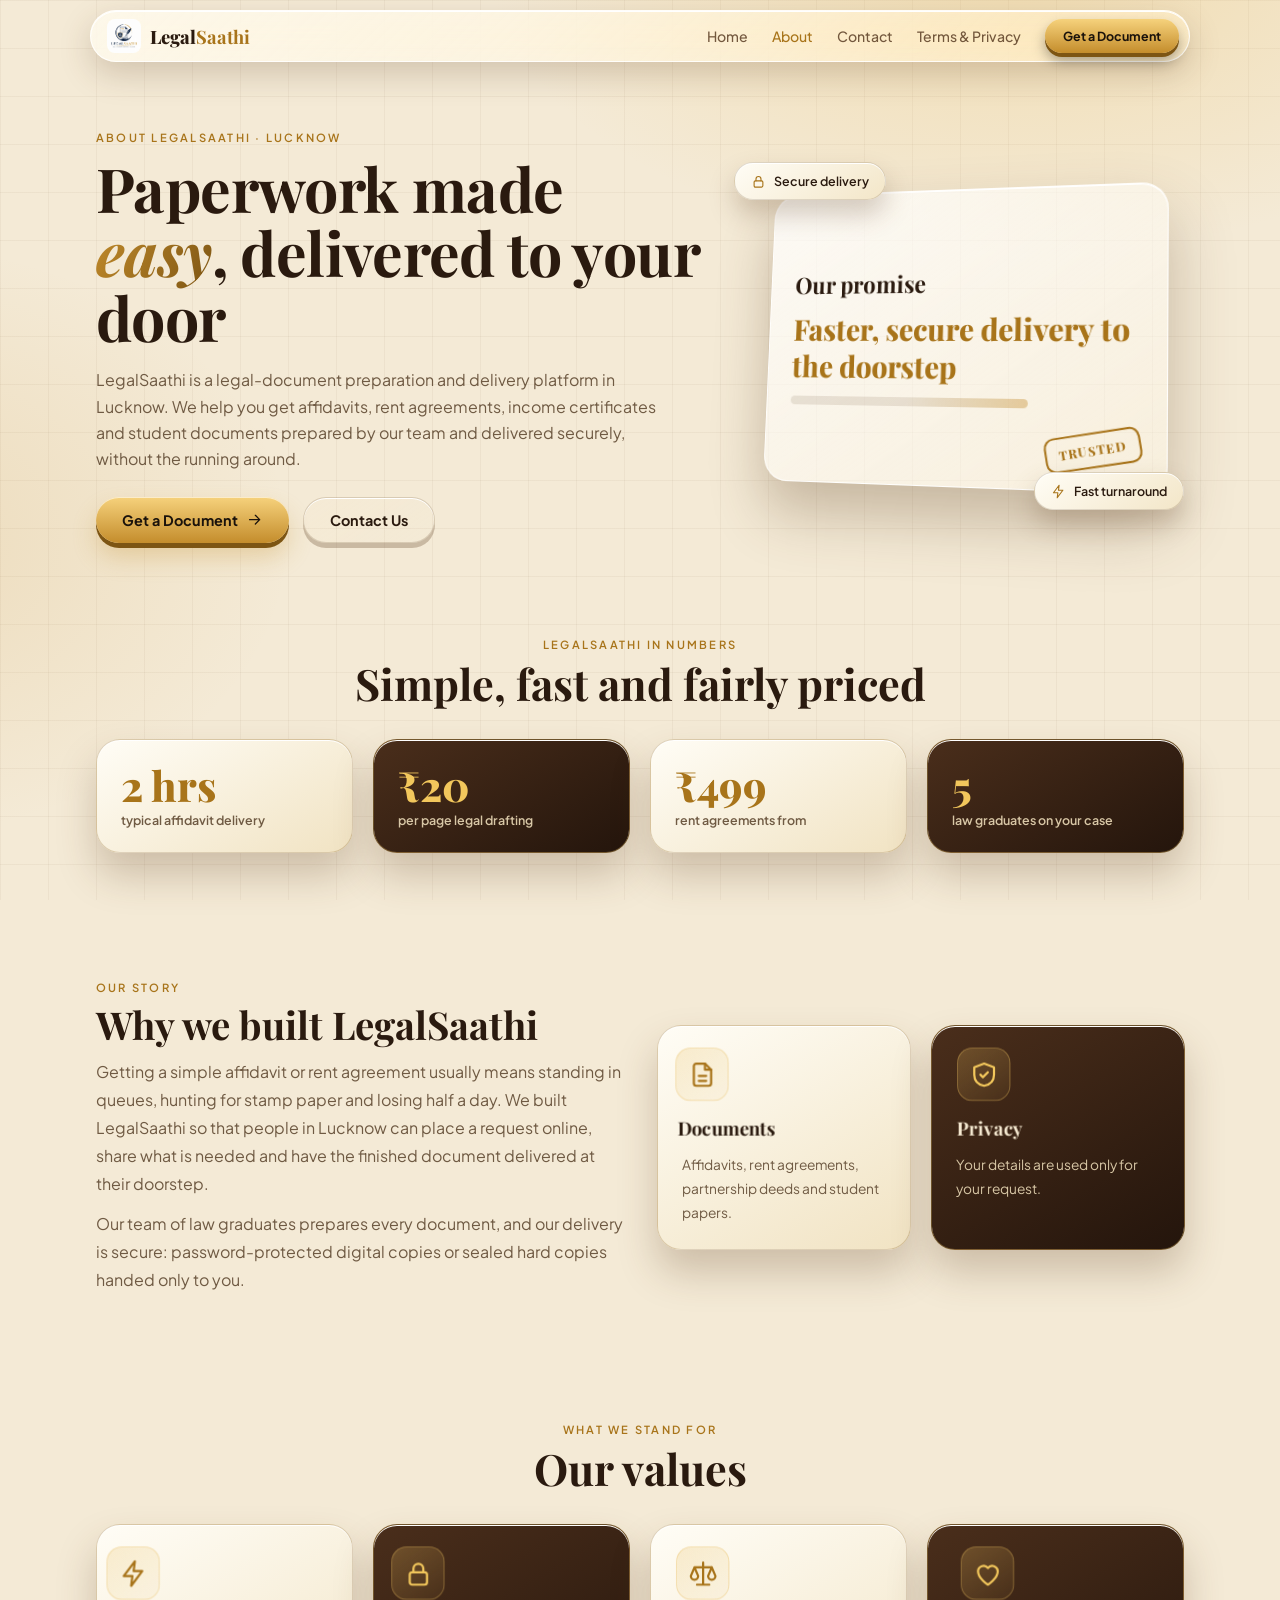
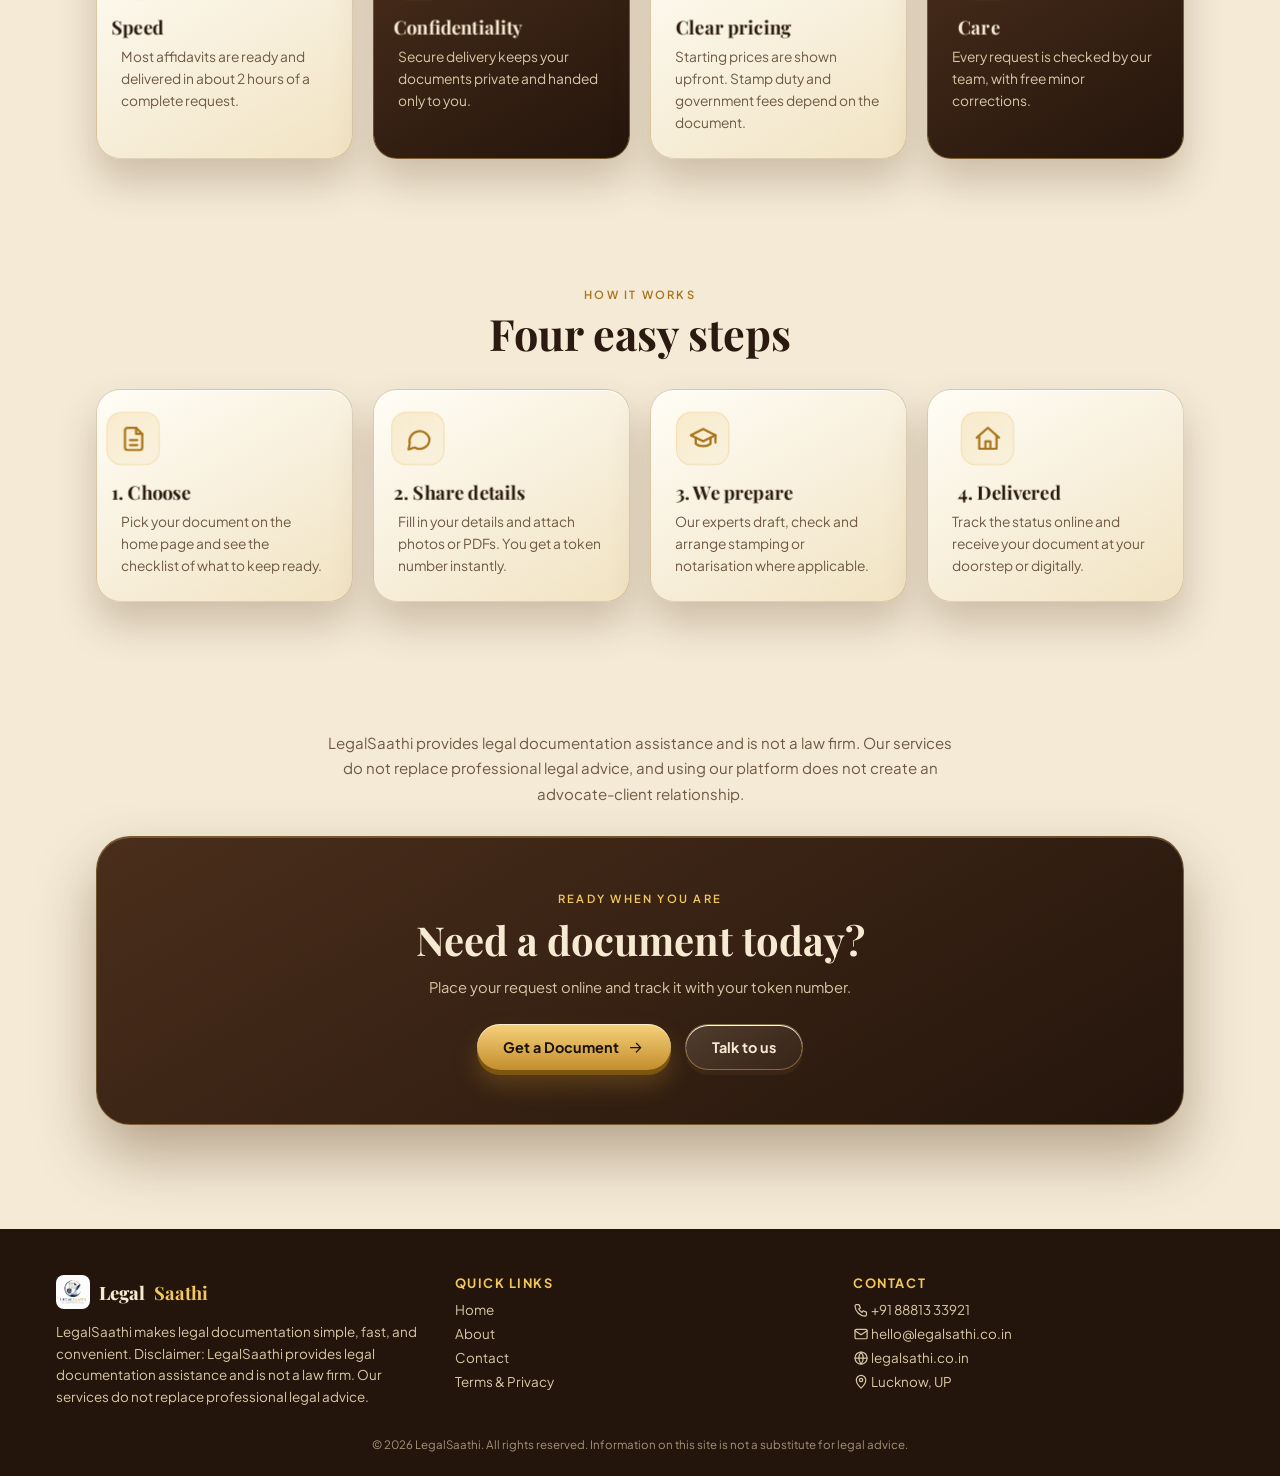
<file: about/index.html>
<!DOCTYPE html>
<html lang="en-IN">
<head>
<meta charset="UTF-8">
<meta name="viewport" content="width=device-width, initial-scale=1, viewport-fit=cover">
<title>About LegalSaathi | Affidavit &amp; Document Experts in Lucknow</title>
<meta name="description" content="LegalSaathi helps people in Lucknow get affidavits, rent agreements and legal documents prepared fast, with secure doorstep delivery.">
<meta name="robots" content="index,follow">
<link rel="canonical" href="https://legalsathi.co.in/about/">
<meta name="theme-color" content="#f4ead6">
<link rel="icon" href="/legalsathilogo.webp">
<link rel="preconnect" href="https://fonts.googleapis.com">
<link href="https://fonts.googleapis.com/css2?family=Playfair+Display:wght@600;800&family=Plus+Jakarta+Sans:wght@400;500;600;700&display=swap" rel="stylesheet">
<link rel="stylesheet" href="/site-pages.css">
</head>
<body>

<header class="phero">
  <div>
    <div class="eyebrow">About LegalSaathi · Lucknow</div>
    <h1>Paperwork made <em>easy</em>, delivered to your door</h1>
    <p class="lead">LegalSaathi is a legal-document preparation and delivery platform in Lucknow. We help you get affidavits, rent agreements, income certificates and student documents prepared by our team and delivered securely, without the running around.</p>
    <div class="cta"><a class="btn" href="/#services">Get a Document <i data-i="arrow"></i></a><a class="btn ghost" href="/contact/">Contact Us</a></div>
  </div>
  <div class="hv">
    <div class="slab"><h3>Our promise</h3><p style="font:800 clamp(1.4rem,5.5vw,1.9rem)/1.25 'Playfair Display',serif;color:var(--gold)">Faster, secure delivery to the doorstep</p><div class="ln" style="width:70%"></div><div class="stamp">Trusted</div></div>
    <div class="chip c1"><i data-i="lock"></i>Secure delivery</div><div class="chip c2"><i data-i="bolt"></i>Fast turnaround</div>
  </div>
</header>

<section>
  <div class="sec-h rv"><div class="eyebrow">LegalSaathi in numbers</div><h2>Simple, fast and fairly priced</h2></div>
  <div class="grid">
    <div class="tilt stat rv"><div class="num" data-count="2" data-suf=" hrs">0</div><small>typical affidavit delivery</small></div>
    <div class="tilt stat dark rv"><div class="num" data-count="20" data-pre="₹">0</div><small>per page legal drafting</small></div>
    <div class="tilt stat rv"><div class="num" data-count="499" data-pre="₹">0</div><small>rent agreements from</small></div>
    <div class="tilt stat dark rv"><div class="num" data-count="5">0</div><small>law graduates on your case</small></div>
  </div>
</section>

<section>
  <div class="story">
    <div class="rv">
      <div class="eyebrow">Our story</div>
      <h2>Why we built LegalSaathi</h2>
      <p>Getting a simple affidavit or rent agreement usually means standing in queues, hunting for stamp paper and losing half a day. We built LegalSaathi so that people in Lucknow can place a request online, share what is needed and have the finished document delivered at their doorstep.</p>
      <p>Our team of law graduates prepares every document, and our delivery is secure: password-protected digital copies or sealed hard copies handed only to you.</p>
    </div>
    <div class="grid rv" style="grid-template-columns:1fr 1fr">
      <div class="tilt"><div class="ic" data-i="file"></div><h3>Documents</h3><p>Affidavits, rent agreements, partnership deeds and student papers.</p></div>
      <div class="tilt dark"><div class="ic" data-i="shield"></div><h3>Privacy</h3><p>Your details are used only for your request.</p></div>
    </div>
  </div>
</section>

<section>
  <div class="sec-h rv"><div class="eyebrow">What we stand for</div><h2>Our values</h2></div>
  <div class="grid">
    <div class="tilt rv"><div class="ic" data-i="bolt"></div><h3>Speed</h3><p>Most affidavits are ready and delivered in about 2 hours of a complete request.</p></div>
    <div class="tilt dark rv"><div class="ic" data-i="lock"></div><h3>Confidentiality</h3><p>Secure delivery keeps your documents private and handed only to you.</p></div>
    <div class="tilt rv"><div class="ic" data-i="scale"></div><h3>Clear pricing</h3><p>Starting prices are shown upfront. Stamp duty and government fees depend on the document.</p></div>
    <div class="tilt dark rv"><div class="ic" data-i="heart"></div><h3>Care</h3><p>Every request is checked by our team, with free minor corrections.</p></div>
  </div>
</section>

<section>
  <div class="sec-h rv"><div class="eyebrow">How it works</div><h2>Four easy steps</h2></div>
  <div class="grid" style="counter-reset:s">
    <div class="tilt rv"><div class="ic" data-i="file"></div><h3>1. Choose</h3><p>Pick your document on the home page and see the checklist of what to keep ready.</p></div>
    <div class="tilt rv"><div class="ic" data-i="chat"></div><h3>2. Share details</h3><p>Fill in your details and attach photos or PDFs. You get a token number instantly.</p></div>
    <div class="tilt rv"><div class="ic" data-i="cap"></div><h3>3. We prepare</h3><p>Our experts draft, check and arrange stamping or notarisation where applicable.</p></div>
    <div class="tilt rv"><div class="ic" data-i="home"></div><h3>4. Delivered</h3><p>Track the status online and receive your document at your doorstep or digitally.</p></div>
  </div>
</section>

<section>
  <div class="sec-h rv"><p style="max-width:640px;margin:auto;line-height:1.7">LegalSaathi provides legal documentation assistance and is not a law firm. Our services do not replace professional legal advice, and using our platform does not create an advocate-client relationship.</p></div>
  <div class="join rv"><div class="eyebrow">Ready when you are</div><h2>Need a document today?</h2><p>Place your request online and track it with your token number.</p><div class="cta" style="justify-content:center"><a class="btn" href="/#services">Get a Document <i data-i="arrow"></i></a><a class="btn ghost" style="color:#f6ead2;border-color:rgba(233,189,95,.4)" href="/contact/">Talk to us</a></div></div>
</section>

<script src="/site-pages.js"></script>
</body>
</html>
</file>
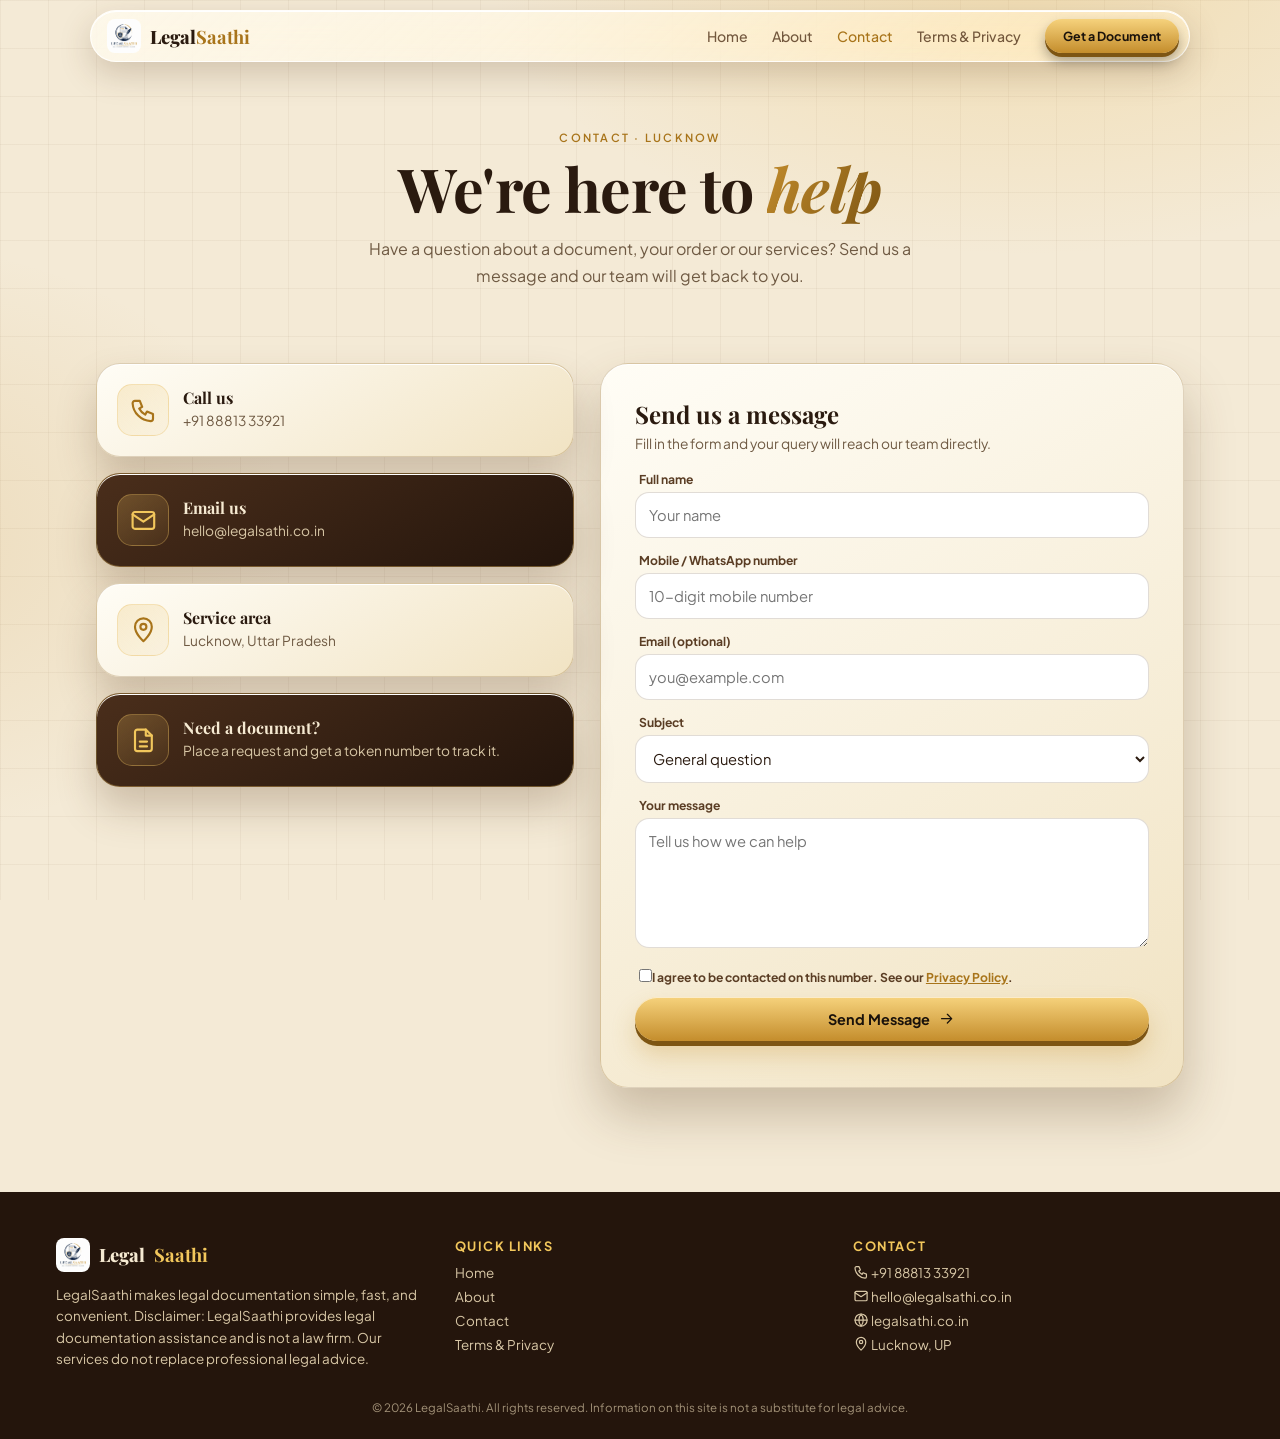
<file: contact/index.html>
<!DOCTYPE html>
<html lang="en-IN">
<head>
<meta charset="UTF-8">
<meta name="viewport" content="width=device-width, initial-scale=1, viewport-fit=cover">
<title>Contact LegalSaathi | Affidavit &amp; Rent Agreement in Lucknow</title>
<meta name="description" content="Contact LegalSaathi in Lucknow for affidavits, rent agreements and legal documents. Call, email or send us your query online.">
<meta name="robots" content="index,follow">
<link rel="canonical" href="https://legalsathi.co.in/contact/">
<meta name="theme-color" content="#f4ead6">
<link rel="icon" href="/legalsathilogo.webp">
<link rel="preconnect" href="https://fonts.googleapis.com">
<link href="https://fonts.googleapis.com/css2?family=Playfair+Display:wght@600;800&family=Plus+Jakarta+Sans:wght@400;500;600;700&display=swap" rel="stylesheet">
<link rel="stylesheet" href="/site-pages.css">
<script src="https://challenges.cloudflare.com/turnstile/v0/api.js?render=explicit" async defer></script>
</head>
<body>

<header class="phero one">
  <div>
    <div class="eyebrow">Contact · Lucknow</div>
    <h1>We're here to <em>help</em></h1>
    <p class="lead">Have a question about a document, your order or our services? Send us a message and our team will get back to you.</p>
  </div>
</header>

<section>
  <div class="cgrid">
    <div class="info">
      <a class="tilt rv" href="tel:+918881333921"><div class="ic" data-i="phone"></div><div><h3>Call us</h3><p>+91 88813 33921</p></div></a>
      <a class="tilt dark rv" href="mailto:hello@legalsathi.co.in"><div class="ic" data-i="mail"></div><div><h3>Email us</h3><p>hello@legalsathi.co.in</p></div></a>
      <div class="tilt rv"><div class="ic" data-i="pin"></div><div><h3>Service area</h3><p>Lucknow, Uttar Pradesh</p></div></div>
      <a class="tilt dark rv" href="/#services"><div class="ic" data-i="file"></div><div><h3>Need a document?</h3><p>Place a request and get a token number to track it.</p></div></a>
    </div>

    <form class="fbox rv" id="cf" novalidate>
      <h2>Send us a message</h2>
      <p class="sub">Fill in the form and your query will reach our team directly.</p>
      <label for="c-n">Full name</label>
      <input id="c-n" autocomplete="name" placeholder="Your name" required maxlength="80">
      <label for="c-p">Mobile / WhatsApp number</label>
      <input id="c-p" type="tel" inputmode="numeric" autocomplete="tel-national" maxlength="10" pattern="[6-9][0-9]{9}" placeholder="10-digit mobile number" required>
      <label for="c-e">Email (optional)</label>
      <input id="c-e" type="email" autocomplete="email" placeholder="you@example.com" maxlength="120">
      <label for="c-s">Subject</label>
      <select id="c-s"><option>General question</option><option>Order / tracking help</option><option>Pricing</option><option>Rent agreement</option><option>Affidavit</option><option>Feedback / complaint</option><option>Other</option></select>
      <label for="c-m">Your message</label>
      <textarea id="c-m" placeholder="Tell us how we can help" required maxlength="1500"></textarea>
      <label class="cs"><input type="checkbox" id="c-ok" required><span>I agree to be contacted on this number. See our <a href="/terms-&amp;-conditions/#privacy" style="color:var(--gold);font-weight:700">Privacy Policy</a>.</span></label>
      <div id="ts-c" style="margin-bottom:12px"></div>
      <button class="btn" id="c-b" type="submit">Send Message <i data-i="arrow"></i></button>
      <p class="msg" id="c-o" role="status"></p>
    </form>
  </div>
</section>

<script src="/config.js"></script>
<script src="/site-pages.js"></script>
<script>
(function(){
var $=function(s){return document.querySelector(s)};
var wid;
/* load the security check once the Cloudflare script is ready */
(function wait(n){
 if(window.turnstile&&window.TS){wid=turnstile.render('#ts-c',{sitekey:TS,theme:'light'});return}
 if(n<60)setTimeout(function(){wait(n+1)},250);
})(0);

async function call(action,payload,token){
 var x=await fetch(SB.url+'/functions/v1/gate',{method:'POST',headers:{'Content-Type':'application/json',apikey:SB.key,Authorization:'Bearer '+SB.key},body:JSON.stringify({action:action,token:token,payload:payload})});
 var d=await x.json().catch(function(){return{}});
 return{ok:x.ok,d:d};
}

$('#cf').onsubmit=async function(e){
 e.preventDefault();
 var o=$('#c-o'),b=$('#c-b');o.className='msg';o.textContent='';
 var name=$('#c-n').value.trim(),phone=$('#c-p').value.trim(),email=$('#c-e').value.trim(),subj=$('#c-s').value,msg=$('#c-m').value.trim();
 if(!name||!msg){o.className='msg er';o.textContent='Please enter your name and message.';return}
 if(!/^[6-9][0-9]{9}$/.test(phone)){o.className='msg er';o.textContent='Please enter a valid 10-digit mobile number.';return}
 if(!$('#c-ok').checked){o.className='msg er';o.textContent='Please tick the consent box.';return}
 if(typeof SB==='undefined'||!SB.url){o.className='msg er';o.textContent='Online service is being set up. Please call 8881333921.';return}
 if(wid===undefined){o.className='msg er';o.textContent='Security check is still loading. Please wait a moment and try again.';return}
 var t=turnstile.getResponse(wid);
 if(!t){o.className='msg er';o.textContent='Please complete the security check.';return}
 b.disabled=true;o.textContent='Sending…';
 try{
  var r=await call('contact',{name:name,phone:phone,email:email,subject:subj,message:msg,date:'2026-10-29'},t);
  if(!r.ok)throw 0;
  o.className='msg ok';o.textContent='Thank you! Your message has been sent. We will contact you soon.';
  $('#cf').reset();
 }catch(err){
  o.className='msg er';o.textContent='Could not send right now. Please try again or call 8881333921.';
 }
 try{turnstile.reset(wid)}catch(_){}
 b.disabled=false;
};
})();
</script>
</body>
</html>
</file>
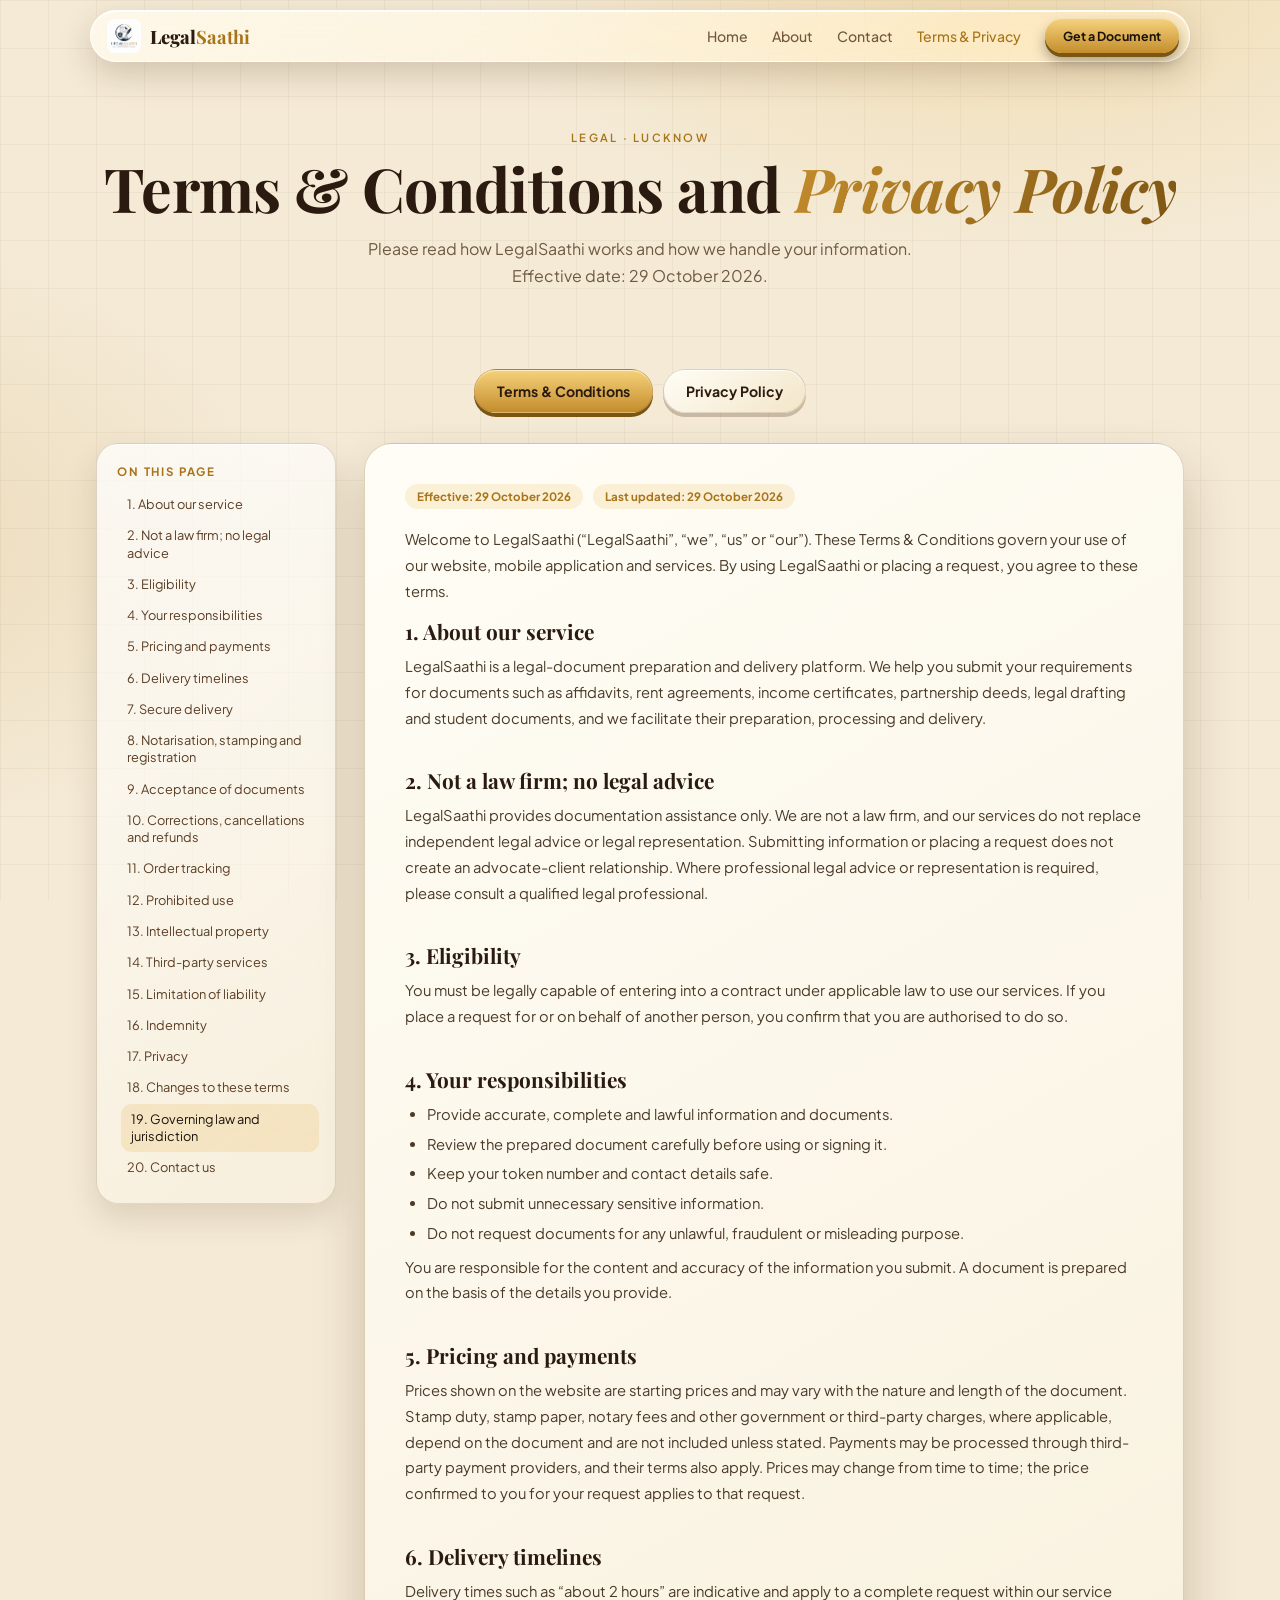
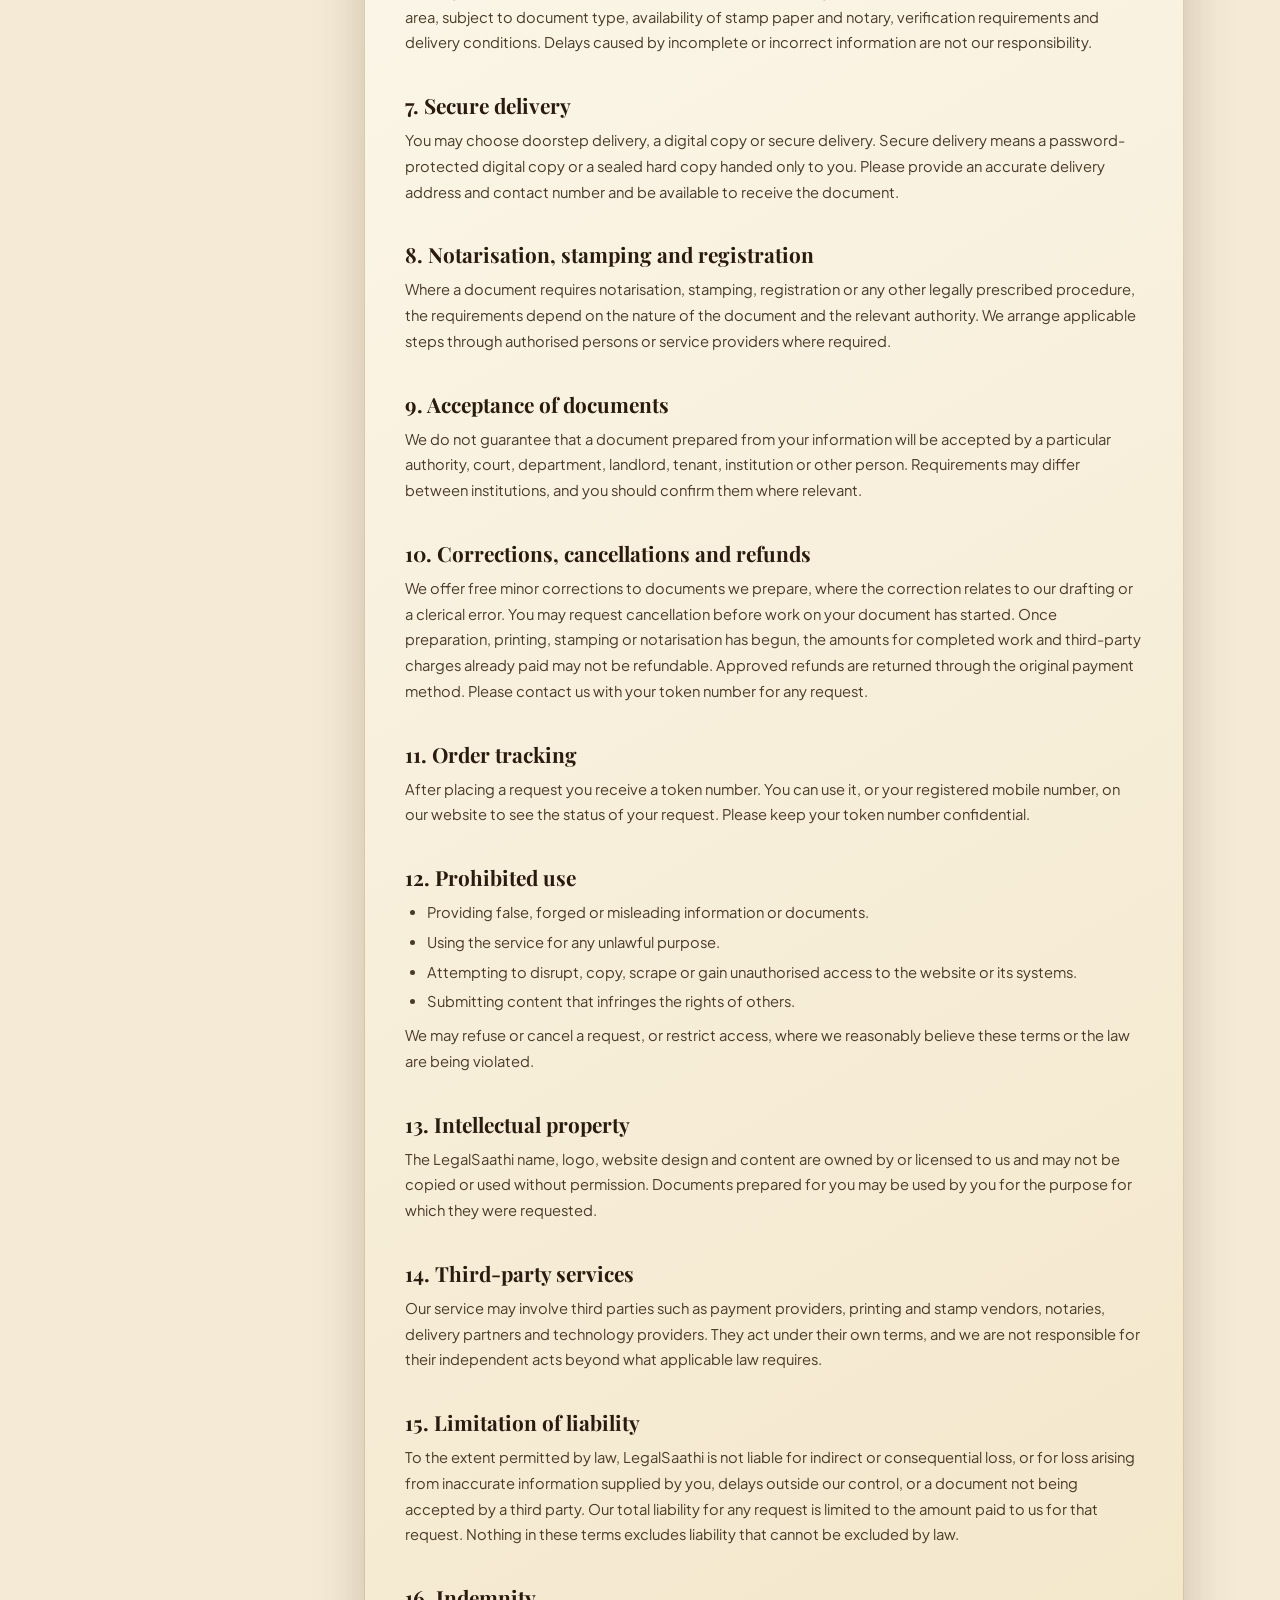
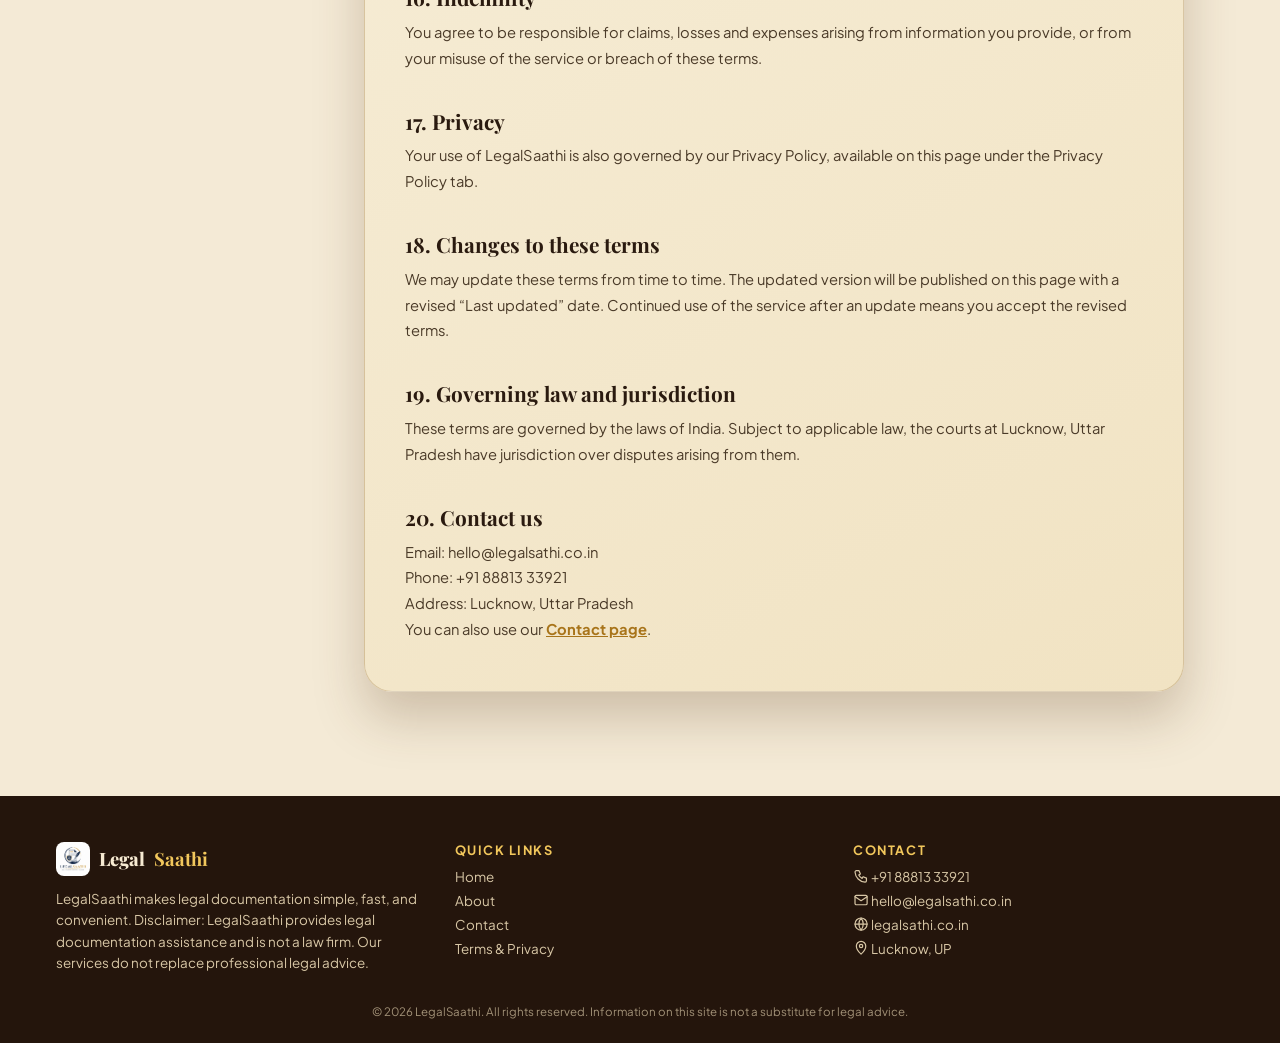
<file: terms-&-conditions/index.html>
<!DOCTYPE html>
<html lang="en-IN">
<head>
<meta charset="UTF-8">
<meta name="viewport" content="width=device-width, initial-scale=1, viewport-fit=cover">
<title>Terms &amp; Conditions and Privacy Policy | LegalSaathi</title>
<meta name="description" content="Read the LegalSaathi Terms &amp; Conditions and Privacy Policy for affidavit, rent agreement and legal document services in Lucknow.">
<meta name="robots" content="index,follow">
<link rel="canonical" href="https://legalsathi.co.in/terms-&-conditions/">
<meta name="theme-color" content="#f4ead6">
<link rel="icon" href="/legalsathilogo.webp">
<link rel="preconnect" href="https://fonts.googleapis.com">
<link href="https://fonts.googleapis.com/css2?family=Playfair+Display:wght@600;800&family=Plus+Jakarta+Sans:wght@400;500;600;700&display=swap" rel="stylesheet">
<link rel="stylesheet" href="/site-pages.css">
</head>
<body>

<header class="phero one">
  <div>
    <div class="eyebrow">Legal · Lucknow</div>
    <h1>Terms &amp; Conditions and <em>Privacy Policy</em></h1>
    <p class="lead">Please read how LegalSaathi works and how we handle your information. Effective date: 29 October 2026.</p>
  </div>
</header>

<section>
  <div class="tabs">
    <button id="tb-terms" class="on" data-tab="terms">Terms &amp; Conditions</button>
    <button id="tb-privacy" data-tab="privacy">Privacy Policy</button>
  </div>

  <!-- TERMS -->
  <div class="panel on" id="terms">
    <aside class="toc"><h4>On this page</h4></aside>
    <article class="doc">
      <div class="meta"><span>Effective: 29 October 2026</span><span>Last updated: 29 October 2026</span></div>
      <p>Welcome to LegalSaathi (&ldquo;LegalSaathi&rdquo;, &ldquo;we&rdquo;, &ldquo;us&rdquo; or &ldquo;our&rdquo;). These Terms &amp; Conditions govern your use of our website, mobile application and services. By using LegalSaathi or placing a request, you agree to these terms.</p>

      <h2>1. About our service</h2>
      <p>LegalSaathi is a legal-document preparation and delivery platform. We help you submit your requirements for documents such as affidavits, rent agreements, income certificates, partnership deeds, legal drafting and student documents, and we facilitate their preparation, processing and delivery.</p>

      <h2>2. Not a law firm; no legal advice</h2>
      <p>LegalSaathi provides documentation assistance only. We are not a law firm, and our services do not replace independent legal advice or legal representation. Submitting information or placing a request does not create an advocate-client relationship. Where professional legal advice or representation is required, please consult a qualified legal professional.</p>

      <h2>3. Eligibility</h2>
      <p>You must be legally capable of entering into a contract under applicable law to use our services. If you place a request for or on behalf of another person, you confirm that you are authorised to do so.</p>

      <h2>4. Your responsibilities</h2>
      <ul>
        <li>Provide accurate, complete and lawful information and documents.</li>
        <li>Review the prepared document carefully before using or signing it.</li>
        <li>Keep your token number and contact details safe.</li>
        <li>Do not submit unnecessary sensitive information.</li>
        <li>Do not request documents for any unlawful, fraudulent or misleading purpose.</li>
      </ul>
      <p>You are responsible for the content and accuracy of the information you submit. A document is prepared on the basis of the details you provide.</p>

      <h2>5. Pricing and payments</h2>
      <p>Prices shown on the website are starting prices and may vary with the nature and length of the document. Stamp duty, stamp paper, notary fees and other government or third-party charges, where applicable, depend on the document and are not included unless stated. Payments may be processed through third-party payment providers, and their terms also apply. Prices may change from time to time; the price confirmed to you for your request applies to that request.</p>

      <h2>6. Delivery timelines</h2>
      <p>Delivery times such as &ldquo;about 2 hours&rdquo; are indicative and apply to a complete request within our service area, subject to document type, availability of stamp paper and notary, verification requirements and delivery conditions. Delays caused by incomplete or incorrect information are not our responsibility.</p>

      <h2>7. Secure delivery</h2>
      <p>You may choose doorstep delivery, a digital copy or secure delivery. Secure delivery means a password-protected digital copy or a sealed hard copy handed only to you. Please provide an accurate delivery address and contact number and be available to receive the document.</p>

      <h2>8. Notarisation, stamping and registration</h2>
      <p>Where a document requires notarisation, stamping, registration or any other legally prescribed procedure, the requirements depend on the nature of the document and the relevant authority. We arrange applicable steps through authorised persons or service providers where required.</p>

      <h2>9. Acceptance of documents</h2>
      <p>We do not guarantee that a document prepared from your information will be accepted by a particular authority, court, department, landlord, tenant, institution or other person. Requirements may differ between institutions, and you should confirm them where relevant.</p>

      <h2>10. Corrections, cancellations and refunds</h2>
      <p>We offer free minor corrections to documents we prepare, where the correction relates to our drafting or a clerical error. You may request cancellation before work on your document has started. Once preparation, printing, stamping or notarisation has begun, the amounts for completed work and third-party charges already paid may not be refundable. Approved refunds are returned through the original payment method. Please contact us with your token number for any request.</p>

      <h2>11. Order tracking</h2>
      <p>After placing a request you receive a token number. You can use it, or your registered mobile number, on our website to see the status of your request. Please keep your token number confidential.</p>

      <h2>12. Prohibited use</h2>
      <ul>
        <li>Providing false, forged or misleading information or documents.</li>
        <li>Using the service for any unlawful purpose.</li>
        <li>Attempting to disrupt, copy, scrape or gain unauthorised access to the website or its systems.</li>
        <li>Submitting content that infringes the rights of others.</li>
      </ul>
      <p>We may refuse or cancel a request, or restrict access, where we reasonably believe these terms or the law are being violated.</p>

      <h2>13. Intellectual property</h2>
      <p>The LegalSaathi name, logo, website design and content are owned by or licensed to us and may not be copied or used without permission. Documents prepared for you may be used by you for the purpose for which they were requested.</p>

      <h2>14. Third-party services</h2>
      <p>Our service may involve third parties such as payment providers, printing and stamp vendors, notaries, delivery partners and technology providers. They act under their own terms, and we are not responsible for their independent acts beyond what applicable law requires.</p>

      <h2>15. Limitation of liability</h2>
      <p>To the extent permitted by law, LegalSaathi is not liable for indirect or consequential loss, or for loss arising from inaccurate information supplied by you, delays outside our control, or a document not being accepted by a third party. Our total liability for any request is limited to the amount paid to us for that request. Nothing in these terms excludes liability that cannot be excluded by law.</p>

      <h2>16. Indemnity</h2>
      <p>You agree to be responsible for claims, losses and expenses arising from information you provide, or from your misuse of the service or breach of these terms.</p>

      <h2>17. Privacy</h2>
      <p>Your use of LegalSaathi is also governed by our Privacy Policy, available on this page under the Privacy Policy tab.</p>

      <h2>18. Changes to these terms</h2>
      <p>We may update these terms from time to time. The updated version will be published on this page with a revised &ldquo;Last updated&rdquo; date. Continued use of the service after an update means you accept the revised terms.</p>

      <h2>19. Governing law and jurisdiction</h2>
      <p>These terms are governed by the laws of India. Subject to applicable law, the courts at Lucknow, Uttar Pradesh have jurisdiction over disputes arising from them.</p>

      <h2>20. Contact us</h2>
      <p>Email: hello@legalsathi.co.in<br>Phone: +91 88813 33921<br>Address: Lucknow, Uttar Pradesh<br>You can also use our <a href="/contact/" style="color:var(--gold);font-weight:700">Contact page</a>.</p>
    </article>
  </div>

  <!-- PRIVACY -->
  <div class="panel" id="privacy">
    <aside class="toc"><h4>On this page</h4></aside>
    <article class="doc">
      <div class="meta"><span>Effective: 29 October 2026</span><span>Last updated: 29 October 2026</span></div>
      <p>Welcome to LegalSaathi (&ldquo;LegalSaathi&rdquo;, &ldquo;we&rdquo;, &ldquo;us&rdquo;, or &ldquo;our&rdquo;).</p>
      <p>LegalSaathi is a legal-document preparation and delivery platform that helps users submit their requirements for documents such as affidavits, rent agreements, legal notices, undertakings and other documentation services, and facilitates preparation, processing and delivery of such documents.</p>
      <p>This Privacy Policy explains how we collect, use, store, share and protect personal information when you use our website, mobile application or services. By using LegalSaathi, you acknowledge that you have read and understood this Privacy Policy.</p>

      <h2>1. Information We Collect</h2>
      <p>Depending on the service you request, we may collect:</p>
      <h3>A. Personal Information</h3>
      <ul><li>Full name</li><li>Mobile number</li><li>Email address</li><li>Residential or correspondence address</li><li>Date of birth, where required</li><li>Other identity or contact details provided by you</li></ul>
      <h3>B. Identity and Supporting Documents</h3>
      <p>Where necessary for a requested document or service, you may be asked to upload:</p>
      <ul><li>Aadhaar or other identity documents</li><li>Address proof</li><li>PAN or other documents</li><li>Photographs</li><li>Supporting documents relevant to your request</li></ul>
      <p>We will collect only information reasonably necessary for the requested service.</p>
      <h3>C. Legal/Document Information</h3>
      <p>You may provide:</p>
      <ul><li>Matter/details for preparation of the document</li><li>Names and details of parties</li><li>Property or tenancy information</li><li>Agreement details</li><li>Notice-related information</li><li>Other information necessary to prepare the requested document</li></ul>
      <p>Please do not provide unnecessary sensitive information.</p>
      <h3>D. Payment Information</h3>
      <p>Payments may be processed through third-party payment service providers. LegalSaathi may receive transaction-related information such as payment status, transaction ID and amount.</p>
      <p>We do not intend to store your complete card, UPI PIN, CVV or banking credentials on our servers.</p>
      <h3>E. Technical Information</h3>
      <p>We may automatically collect limited technical information such as:</p>
      <ul><li>Device type</li><li>Operating system</li><li>IP address</li><li>Browser/app information</li><li>Log information</li><li>App usage information</li></ul>
      <p>We may use cookies or similar technologies on our website to improve functionality and security.</p>

      <h2>2. How We Use Your Information</h2>
      <p>We may use your information to:</p>
      <ol>
        <li>Receive and process your document request.</li>
        <li>Prepare and format the requested document.</li>
        <li>Verify information where reasonably necessary.</li>
        <li>Arrange printing, stamping, notarisation or other applicable processing through authorised persons/service providers where required.</li>
        <li>Deliver documents to your requested address.</li>
        <li>Process payments and refunds.</li>
        <li>Provide order status and delivery updates.</li>
        <li>Communicate with you regarding your order or support request.</li>
        <li>Prevent fraud, misuse and unauthorised activity.</li>
        <li>Maintain business, accounting and legal records.</li>
        <li>Improve the LegalSaathi website, application and services.</li>
        <li>Comply with applicable laws and lawful governmental or judicial requirements.</li>
      </ol>
      <p>We will not use your personal information for a purpose unrelated to the service without an appropriate lawful basis or consent where required.</p>

      <h2>3. Legal Documents and User Responsibility</h2>
      <p>Information submitted by you may be used for preparing the document requested by you.</p>
      <p>You are responsible for ensuring that the information and documents submitted by you are accurate, complete and lawful.</p>
      <p>LegalSaathi does not guarantee that a document prepared from user-provided information will be accepted by a particular authority, court, department, landlord, tenant, institution or other person.</p>
      <p>Where professional legal advice or representation is required, users should consult an appropriately qualified legal professional.</p>

      <h2>4. Sharing of Information</h2>
      <p>We may share necessary information with trusted service providers only to the extent reasonably required to provide the requested service. These may include:</p>
      <ul><li>Document preparation/printing service providers</li><li>Stamp paper vendors, where applicable</li><li>Notaries or other authorised professionals, where applicable</li><li>Delivery/logistics partners</li><li>Payment gateway providers</li><li>Cloud hosting and technology providers</li><li>Customer-support providers</li></ul>
      <p>We may also disclose information where required by applicable law, court order, governmental authority or lawful legal process.</p>
      <p>We do not sell your personal information as a product or commodity.</p>

      <h2>5. Data Security</h2>
      <p>We take reasonable technical and organisational measures to protect personal information against unauthorised access, misuse, alteration, disclosure, loss or destruction.</p>
      <p>However, no internet-based service can guarantee absolute security. Users should therefore avoid submitting information that is not necessary for the requested service.</p>

      <h2>6. Data Retention</h2>
      <p>We retain personal information only for as long as reasonably necessary for:</p>
      <ul><li>Providing the requested service</li><li>Completing and maintaining transaction records</li><li>Customer support</li><li>Accounting and tax requirements</li><li>Resolving disputes</li><li>Preventing fraud or misuse</li><li>Complying with applicable legal obligations</li></ul>
      <p>When personal information is no longer required, we will delete or securely dispose of it, subject to applicable legal or regulatory requirements.</p>

      <h2>7. Your Rights</h2>
      <p>Subject to applicable law, you may have rights regarding your personal data, including:</p>
      <ul><li>Requesting information about personal data processed by us</li><li>Requesting correction of inaccurate information</li><li>Requesting deletion of personal information where legally applicable</li><li>Withdrawing consent where processing is based on consent</li><li>Raising a grievance regarding processing of your personal data</li></ul>
      <p>Requests may be submitted using the contact details provided below.</p>

      <h2>8. Withdrawal of Consent</h2>
      <p>Where we rely on your consent to process personal data, you may withdraw that consent through the available mechanism or by contacting us.</p>
      <p>Withdrawal of consent may affect our ability to provide certain services or complete an existing order. Processing that is otherwise permitted or required by applicable law may continue where legally necessary.</p>

      <h2>9. Children's Privacy</h2>
      <p>LegalSaathi is not intended to knowingly collect personal information from children except where permitted by applicable law and with the required consent or authorisation.</p>
      <p>If you believe that a child has provided personal information to us improperly, please contact us so that appropriate action can be taken.</p>

      <h2>10. Third-Party Services and Links</h2>
      <p>Our website or app may use or link to third-party services such as payment gateways, mapping services, analytics tools, cloud services or delivery services.</p>
      <p>Such third parties may process information according to their own privacy policies and terms. We encourage users to review the privacy policies of those services before using them.</p>

      <h2>11. Cookies</h2>
      <p>Our website may use cookies and similar technologies for purposes such as:</p>
      <ul><li>Website functionality</li><li>Security</li><li>Session management</li><li>Analytics</li><li>Improving user experience</li></ul>
      <p>You may be able to control cookies through your browser settings. Disabling certain cookies may affect some website functionality.</p>

      <h2>12. Marketing Communications</h2>
      <p>Where required, we will seek appropriate permission before sending promotional communications.</p>
      <p>You may opt out of marketing communications by using the unsubscribe option provided in the communication or by contacting us.</p>
      <p>Service-related communications, such as order confirmations, payment updates and delivery notifications, may still be sent where necessary to provide the requested service.</p>

      <h2>13. Data Breach</h2>
      <p>If a personal-data breach occurs, LegalSaathi will take appropriate steps as required under applicable law, including applicable notification and remedial requirements.</p>

      <h2>14. Changes to this Privacy Policy</h2>
      <p>We may update this Privacy Policy from time to time to reflect changes in our services, technology or applicable law.</p>
      <p>The updated version will be published on this page/app with the revised &ldquo;Last Updated&rdquo; date.</p>

      <h2>15. Grievance Officer / Privacy Contact</h2>
      <p>For questions, requests, complaints or concerns relating to your personal information, please contact:</p>
      <p>Company/Entity Name: LegalSaathi<br>Address: Lucknow, Uttar Pradesh<br>Email: hello@legalsathi.co.in<br>Phone: +91 88813 33921<br>Grievance Officer: LegalSaathi Support Team</p>
      <p>We will handle privacy-related requests in accordance with applicable law.</p>

      <h2>16. Contact Us</h2>
      <p>For any privacy-related question or request:</p>
      <p>LegalSaathi<br>Email: hello@legalsathi.co.in<br>Phone: +91 88813 33921<br>Address: Lucknow, Uttar Pradesh</p>

      <h2>Important Service Disclaimer</h2>
      <p>LegalSaathi provides document preparation, documentation assistance and delivery-related services. LegalSaathi is not a substitute for independent legal advice or legal representation. Submission of information through the platform does not by itself create an advocate-client relationship.</p>
      <p>Where a document requires notarisation, stamping, registration or any other legally prescribed procedure, the applicable requirements will depend on the nature of the document and the relevant authority.</p>

      <h2>Acceptance</h2>
      <p>By creating an account, submitting a request or using LegalSaathi, you acknowledge that you have read this Privacy Policy and understand how your personal information may be processed for the purposes described above.</p>
    </article>
  </div>
</section>

<script src="/site-pages.js"></script>
<script>
(function(){
var tabs=document.querySelectorAll('.tabs button'),panels=document.querySelectorAll('.panel');
/* build table of contents for each panel */
panels.forEach(function(p){
 var toc=p.querySelector('.toc'),hs=p.querySelectorAll('.doc h2');
 hs.forEach(function(h,i){h.id=p.id+'-s'+(i+1);var a=document.createElement('a');a.href='#'+h.id;a.textContent=h.textContent;toc.appendChild(a)});
});
function show(id,scroll){
 panels.forEach(function(p){p.classList.toggle('on',p.id==id)});
 tabs.forEach(function(b){b.classList.toggle('on',b.dataset.tab==id)});
 document.title=(id=='privacy'?'Privacy Policy':'Terms & Conditions')+' | LegalSaathi';
 if(scroll)window.scrollTo({top:document.querySelector('.tabs').offsetTop-100,behavior:'smooth'});
}
tabs.forEach(function(b){b.onclick=function(){history.replaceState(null,'','#'+b.dataset.tab);show(b.dataset.tab,true)}});
var h=location.hash.replace('#','');
if(h=='privacy'||h=='terms')show(h,false);
/* highlight current section in the table of contents */
var spy=new IntersectionObserver(function(es){es.forEach(function(e){if(!e.isIntersecting)return;var p=e.target.closest('.panel');p.querySelectorAll('.toc a').forEach(function(a){a.classList.toggle('on',a.getAttribute('href')=='#'+e.target.id)})})},{rootMargin:'-20% 0px -70% 0px'});
document.querySelectorAll('.doc h2').forEach(function(h){spy.observe(h)});
})();
</script>
</body>
</html>
</file>
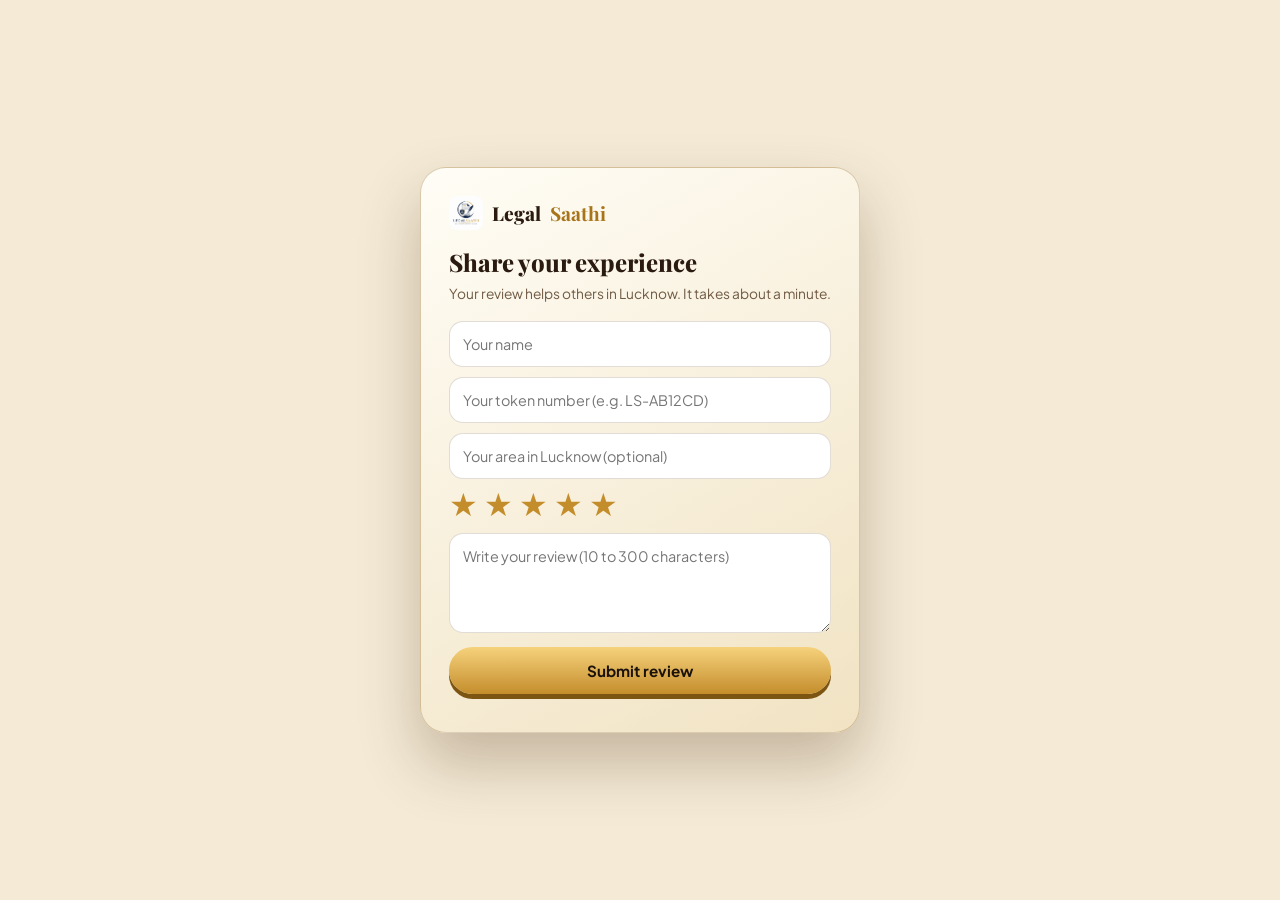
<file: review.html>
<!DOCTYPE html>
<html lang="en-IN">
<head>
<meta charset="UTF-8">
<meta name="viewport" content="width=device-width, initial-scale=1">
<meta name="robots" content="noindex,nofollow">
<meta name="theme-color" content="#f4ead6">
<title>Write a review | LegalSaathi</title>
<link rel="icon" href="legalsathilogo.webp">
<link href="https://fonts.googleapis.com/css2?family=Playfair+Display:wght@600;800&family=Plus+Jakarta+Sans:wght@400;500;600;700&display=swap" rel="stylesheet">
<style>
*{box-sizing:border-box;margin:0;padding:0}
body{font-family:'Plus Jakarta Sans',sans-serif;background:#f4ead6;color:#2a1a0f;min-height:100dvh;display:grid;place-items:center;padding:20px}
.card{width:min(440px,100%);background:linear-gradient(150deg,#fffdf6,#f1e3c3);border:1px solid rgba(140,100,40,.3);border-radius:26px;padding:28px;box-shadow:0 30px 60px rgba(90,60,30,.3)}
.brand{display:flex;align-items:center;gap:9px;font:800 1.2rem 'Playfair Display',serif;margin-bottom:16px}
.brand img{height:34px;width:34px;border-radius:8px;object-fit:contain}.brand b{color:#a8741a}
h1{font:800 1.5rem 'Playfair Display',serif;margin-bottom:6px}
.sub{color:#6f5a43;font-size:.86rem;line-height:1.5;margin-bottom:16px}
input,textarea{width:100%;margin-bottom:10px;padding:13px;border-radius:14px;border:1px solid rgba(90,60,30,.18);font:.9rem 'Plus Jakarta Sans',sans-serif;background:#fff;color:#2a1a0f}
.stars{display:flex;gap:6px;margin-bottom:12px}
.stars button{background:none;border:0;font-size:2rem;line-height:1;cursor:pointer;color:#d8c9a8}
.stars button.on{color:#c48d2c}
.btn{width:100%;border:0;cursor:pointer;font:700 .95rem 'Plus Jakarta Sans',sans-serif;padding:14px;border-radius:50px;color:#1a120b;background:linear-gradient(180deg,#f6d27c,#c48d2c);box-shadow:0 5px 0 #7d5513}
.btn:disabled{opacity:.6}
.err{color:#b3261e;font-size:.82rem;margin-top:10px}
.ok{text-align:center}.ok h1{margin:10px 0}
</style>
</head>
<body>
<div class="card">
  <div class="brand"><img src="legalsathilogo.webp" alt="" onerror="this.style.display='none'">Legal<b>Saathi</b></div>
  <form id="f">
    <h1>Share your experience</h1>
    <p class="sub">Your review helps others in Lucknow. It takes about a minute.</p>
    <input id="n" placeholder="Your name" maxlength="60" required>
    <input id="t" placeholder="Your token number (e.g. LS-AB12CD)" maxlength="12" autocapitalize="characters" required>
    <input id="a" placeholder="Your area in Lucknow (optional)" maxlength="40">
    <div class="stars" id="st"></div>
    <textarea id="b" rows="4" maxlength="300" placeholder="Write your review (10 to 300 characters)" required></textarea>
    <button class="btn" id="go">Submit review</button>
    <p class="err" id="er"></p>
  </form>
  <div class="ok" id="ok" hidden><div style="font-size:2.4rem">🙏</div><h1>Thank you!</h1><p class="sub">Your review has been published on our website.</p></div>
</div>
<script src="config.js"></script>
<script>
const $=s=>document.querySelector(s),qs=new URLSearchParams(location.search),code=qs.get("c")||"";let rate=5; $("#n").value=qs.get("n")||"";$("#t").value=(qs.get("t")||"").toUpperCase();if(qs.get("t"))$("#t").readOnly=true;
const draw=()=>$("#st").innerHTML=[1,2,3,4,5].map(n=>`<button type="button" data-n="${n}" class="${n<=rate?"on":""}" aria-label="${n} stars">★</button>`).join("");
draw();
$("#st").onclick=e=>{const b=e.target.closest("[data-n]");if(b){rate=+b.dataset.n;draw()}};
$("#f").onsubmit=async e=>{e.preventDefault();const er=$("#er"),go=$("#go");er.textContent="";
 if(!code||!SB.url){er.textContent="This review link is not valid.";return}
 go.disabled=true;
 try{
  const x=await fetch(SB.url+"/rest/v1/rpc/submit_review",{method:"POST",headers:{apikey:SB.key,Authorization:"Bearer "+SB.key,"Content-Type":"application/json"},body:JSON.stringify({c:code,n:$("#n").value.trim(),t:$("#t").value.trim(),r:rate,b:$("#b").value.trim(),a:$("#a").value.trim()})});
  if(!x.ok){const d=await x.json().catch(()=>({})),m=d.message||"";
   throw m.includes("token")?"We could not find this token number. Please check it.":m.includes("link")?"This review link was already used or is not valid.":/duplicate|unique/i.test(m)?"A review for this token was already submitted.":"Could not submit. Please check your details."}
  $("#f").hidden=true;$("#ok").hidden=false;
 }catch(m){er.textContent=typeof m=="string"?m:"Could not submit. Please try again."}
 go.disabled=false};
</script>
</body>
</html>
</file>
<file: site-pages.css>
:root{--bg:#f4ead6;--bg2:#ebdcbc;--ivory:#2a1a0f;--mut:#6f5a43;--beige:#5a3d24;--gold:#a8741a;--gold2:#c48d2c;--ink:#1a120b;--line:rgba(90,60,30,.18);--glass:linear-gradient(145deg,rgba(255,255,255,.75),rgba(255,248,232,.35))}
*{box-sizing:border-box;margin:0;padding:0}
html{scroll-behavior:smooth;scroll-padding-top:96px;overflow-x:hidden;-webkit-text-size-adjust:100%}
img,svg{max-width:100%}
p,h1,h2,h3,li{overflow-wrap:break-word}
body{font-family:'Plus Jakarta Sans',sans-serif;background:var(--bg);color:var(--ivory);overflow-x:hidden;-webkit-font-smoothing:antialiased}
body:before{content:"";position:fixed;inset:0;z-index:-1;background:radial-gradient(900px 500px at 80% -5%,rgba(233,189,95,.32),transparent 60%),radial-gradient(700px 500px at -10% 60%,rgba(196,141,44,.16),transparent 60%),linear-gradient(rgba(90,60,30,.05) 1px,transparent 1px) 0 0/48px 48px,linear-gradient(90deg,rgba(90,60,30,.05) 1px,transparent 1px) 0 0/48px 48px,var(--bg)}
h1,h2,h3,.brand{font-family:'Playfair Display',serif}
.i{width:1.2em;height:1.2em;display:inline-block;vertical-align:-.2em;fill:none;stroke:currentColor;stroke-width:1.8;stroke-linecap:round;stroke-linejoin:round}
section{padding:64px clamp(22px,6vw,56px);max-width:1200px;margin:auto}
.eyebrow{font-size:.7rem;letter-spacing:.2em;text-transform:uppercase;color:var(--gold);font-weight:600}
.sec-h{text-align:center;margin-bottom:30px}
.sec-h h2{font-size:clamp(1.8rem,6vw,2.7rem);margin-top:8px;line-height:1.15}
.sec-h p{margin-top:8px;color:var(--mut);font-size:.94rem}
/* nav */
nav{position:fixed;top:calc(10px + env(safe-area-inset-top));left:50%;transform:translateX(-50%);width:min(1100px,94%);z-index:50;display:flex;align-items:center;justify-content:space-between;padding:8px 10px 8px 16px;border-radius:60px;background:linear-gradient(135deg,rgba(255,252,242,.75),rgba(255,244,220,.4));backdrop-filter:blur(22px) saturate(170%);-webkit-backdrop-filter:blur(22px) saturate(170%);border:1px solid rgba(255,255,255,.85);box-shadow:0 12px 32px rgba(90,60,30,.22),inset 0 1px 0 #fff}
.brand{display:flex;align-items:center;gap:9px;font-weight:800;color:var(--ivory);text-decoration:none;font-size:1.15rem}
.brand img{height:34px;width:34px;object-fit:contain;border-radius:8px}
.brand b{color:var(--gold)}
.links{display:flex;gap:24px;align-items:center}
.links a:not(.btn){color:var(--beige);text-decoration:none;font-weight:500;font-size:.88rem;opacity:.85;transition:.2s}
.links a:not(.btn):hover,.links a.cur{opacity:1;color:var(--gold)}
.burger{display:none;background:none;border:0;font-size:1.5rem;color:var(--ivory);cursor:pointer;padding:6px 10px}
.btn{display:inline-flex;align-items:center;gap:8px;border:0;cursor:pointer;font:700 .9rem 'Plus Jakarta Sans';padding:13px 26px;border-radius:50px;color:var(--ink);text-decoration:none;background:linear-gradient(180deg,#f6d27c,var(--gold2));box-shadow:0 5px 0 #7d5513,0 14px 24px rgba(196,141,44,.3),inset 0 1px 0 rgba(255,255,255,.6);transition:.15s}
.btn:hover{transform:translateY(-2px)}
.btn:active{transform:translateY(4px);box-shadow:0 1px 0 #7d5513,0 4px 8px rgba(0,0,0,.4)}
.btn.ghost{color:var(--ivory);background:linear-gradient(145deg,rgba(255,240,210,.14),rgba(255,240,210,.04));border:1px solid var(--line);box-shadow:0 5px 0 rgba(90,60,30,.28),inset 0 1px 0 #fff}
.btn.sm{padding:9px 18px;font-size:.78rem;box-shadow:0 4px 0 #7d5513,0 8px 14px rgba(0,0,0,.35)}
.btn[disabled]{opacity:.6;cursor:wait}
/* page hero */
.phero{max-width:1200px;margin:auto;padding:130px clamp(22px,6vw,56px) 30px;display:grid;grid-template-columns:1.15fr .85fr;gap:30px;align-items:center}
.phero.one{grid-template-columns:1fr;text-align:center;padding-bottom:10px}
.phero h1{font-size:clamp(2.1rem,6.5vw,3.8rem);line-height:1.06;letter-spacing:-.01em;margin-top:12px}
.phero h1 em{font-style:italic;background:linear-gradient(120deg,#c48d2c,#7d5513);-webkit-background-clip:text;background-clip:text;color:transparent}
.phero p.lead{max-width:560px;margin:18px 0 24px;color:var(--mut);line-height:1.65}
.phero.one p.lead{margin:16px auto 0}
.cta{display:flex;gap:14px;flex-wrap:wrap}
.hv{position:relative;height:340px;perspective:1000px}
.slab{position:absolute;inset:20px 20px;border-radius:26px;padding:26px;background:var(--glass);border:1px solid rgba(255,255,255,.85);box-shadow:0 30px 60px rgba(90,60,30,.3),inset 0 1px 0 #fff;transform:rotateY(-14deg) rotateX(6deg);animation:fl 7s ease-in-out infinite;display:flex;flex-direction:column;justify-content:center;gap:12px}
@keyframes fl{50%{transform:rotateY(-8deg) rotateX(3deg) translateY(-12px)}}
.slab h3{font-size:1.5rem}
.slab .ln{height:9px;border-radius:6px;background:linear-gradient(90deg,rgba(90,60,30,.12) 25%,rgba(196,141,44,.4) 50%,rgba(90,60,30,.12) 75%) 0 0/200% 100%;animation:sh 1.6s linear infinite}
@keyframes sh{to{background-position:-200% 0}}
.stamp{position:absolute;right:22px;bottom:22px;border:2px solid var(--gold);color:var(--gold);padding:7px 12px;border-radius:10px;font:800 .75rem 'Playfair Display';letter-spacing:.1em;transform:rotate(-10deg);text-transform:uppercase}
.chip{position:absolute;display:flex;align-items:center;gap:8px;padding:10px 16px;border-radius:40px;font-size:.78rem;font-weight:600;background:linear-gradient(145deg,#fffdf6,#f3e6c8);border:1px solid var(--line);box-shadow:0 14px 26px rgba(90,60,30,.25),inset 0 1px 0 #fff;animation:fl2 6s ease-in-out infinite}
.chip .i{color:var(--gold)}.c1{left:0;top:-4px}.c2{right:0;bottom:-4px;animation-delay:-3s}
@keyframes fl2{50%{transform:translateY(-10px)}}
/* 3D tilt cards */
.grid{display:grid;grid-template-columns:repeat(auto-fit,minmax(min(100%,250px),1fr));gap:20px;perspective:1100px}
.tilt{border-radius:24px;padding:24px;background:linear-gradient(150deg,#fffdf6,#f1e3c3);border:1px solid rgba(140,100,40,.28);box-shadow:0 22px 38px rgba(90,60,30,.25),inset 0 1px 0 #fff;transition:transform .15s ease-out,box-shadow .3s;transform-style:preserve-3d;will-change:transform}
.tilt:hover{box-shadow:0 34px 54px rgba(90,60,30,.35),inset 0 1px 0 #fff}
.tilt .ic{width:52px;height:52px;display:grid;place-items:center;border-radius:15px;font-size:1.5rem;color:var(--gold);background:linear-gradient(145deg,rgba(233,189,95,.25),rgba(233,189,95,.06));border:1px solid rgba(233,189,95,.35);margin-bottom:14px;transform:translateZ(30px)}
.tilt h3{font-size:1.15rem;margin-bottom:6px;transform:translateZ(20px)}
.tilt p{font-size:.86rem;color:var(--mut);line-height:1.6}
.tilt.dark{background:linear-gradient(150deg,#4a2e1b,#24150c);color:#f6ead2;border-color:rgba(233,189,95,.35)}
.tilt.dark p{color:#d8c7a6}.tilt.dark .ic{color:#f2c75c}
.num{font:800 2.6rem 'Playfair Display';color:var(--gold);line-height:1}
.tilt.dark .num{color:#f2c75c}
.stat small{display:block;margin-top:6px;font-size:.78rem;color:var(--mut);font-weight:600}
.tilt.dark small{color:#d8c7a6}
.step{counter-increment:s}
.step .ic:after{content:counter(s);position:absolute}
/* story */
.story{display:grid;grid-template-columns:1fr 1fr;gap:34px;align-items:center}
.story p{color:var(--mut);line-height:1.75;margin-top:12px}
.story h2{font-size:clamp(1.7rem,5vw,2.4rem);line-height:1.15;margin-top:8px}
.join{text-align:center;border-radius:34px;padding:54px 22px;background:linear-gradient(150deg,#4a2e1b,#24150c);color:#f6ead2;border:1px solid rgba(233,189,95,.35);box-shadow:0 30px 60px rgba(90,60,30,.4),inset 0 1px 0 rgba(255,255,255,.2)}
.join .eyebrow{color:#f2c75c}.join h2{font-size:clamp(1.6rem,5.5vw,2.5rem);margin:8px 0 10px}
.join p{max-width:540px;margin:0 auto 24px;color:#d8c7a6;font-size:.92rem;line-height:1.6}
/* legal doc */
.tabs{display:flex;gap:10px;justify-content:center;flex-wrap:wrap;margin:6px auto 30px}
.tabs button{cursor:pointer;font:700 .88rem 'Plus Jakarta Sans';padding:12px 22px;border-radius:50px;color:var(--ivory);background:linear-gradient(145deg,#fffdf6,#f3e6c8);border:1px solid var(--line);box-shadow:0 4px 0 rgba(90,60,30,.28),inset 0 1px 0 #fff;transition:.15s}
.tabs button.on{background:linear-gradient(180deg,#f6d27c,var(--gold2));box-shadow:0 4px 0 #7d5513,inset 0 1px 0 rgba(255,255,255,.6)}
.tabs button:active{transform:translateY(3px)}
.panel{display:none;grid-template-columns:240px 1fr;gap:28px;align-items:start;perspective:1200px}
.panel.on{display:grid;animation:flip .6s ease both}
@keyframes flip{from{opacity:0;transform:rotateX(-8deg) translateY(24px)}}
.toc{position:sticky;top:100px;padding:20px;border-radius:22px;background:var(--glass);border:1px solid var(--line);box-shadow:0 14px 30px rgba(90,60,30,.15),inset 0 1px 0 #fff;max-height:calc(100vh - 130px);overflow:auto}
.toc h4{font-size:.72rem;letter-spacing:.16em;text-transform:uppercase;color:var(--gold);margin-bottom:10px}
.toc a{display:block;padding:7px 10px;border-radius:10px;font-size:.8rem;color:var(--beige);text-decoration:none;transition:.2s;line-height:1.35}
.toc a:hover,.toc a.on{background:rgba(233,189,95,.24);color:var(--ink);transform:translateX(4px)}
.doc{padding:clamp(22px,4vw,40px);border-radius:28px;background:linear-gradient(150deg,#fffdf6,#f1e3c3);border:1px solid rgba(140,100,40,.28);box-shadow:0 26px 50px rgba(90,60,30,.25),inset 0 1px 0 #fff}
.doc .meta{display:flex;gap:10px;flex-wrap:wrap;margin-bottom:18px}
.doc .meta span{font-size:.72rem;font-weight:700;padding:5px 12px;border-radius:20px;background:rgba(233,189,95,.2);color:var(--gold)}
.doc h2{font-size:1.3rem;margin:30px 0 10px;padding-top:6px;line-height:1.25;scroll-margin-top:100px}
.doc h2:first-of-type{margin-top:6px}
.doc h3{font-size:1rem;margin:16px 0 6px;color:var(--beige)}
.doc p,.doc li{font-size:.92rem;line-height:1.75;color:#4a3a28}
.doc p{margin:8px 0}
.doc ul,.doc ol{margin:8px 0 8px 22px}
.doc li{margin:4px 0}
.note{margin-top:26px;padding:16px 18px;border-radius:16px;background:rgba(233,189,95,.18);border:1px dashed var(--gold2);font-size:.86rem;line-height:1.65;color:var(--ivory)}
/* contact */
.cgrid{display:grid;grid-template-columns:.9fr 1.1fr;gap:26px;align-items:start;perspective:1100px}
.info{display:grid;gap:16px}
.info a{color:inherit;text-decoration:none}
.info .tilt{display:flex;gap:14px;align-items:center;padding:20px}
.info .tilt .ic{margin:0;flex:none}
.info .tilt h3{font-size:1rem;margin:0 0 2px}.info .tilt p{margin:0}
.fbox{padding:clamp(22px,4vw,34px);border-radius:28px;background:linear-gradient(150deg,#fffdf6,#f1e3c3);border:1px solid rgba(140,100,40,.28);box-shadow:0 26px 50px rgba(90,60,30,.28),inset 0 1px 0 #fff}
.fbox h2{font-size:1.5rem;margin-bottom:4px}
.fbox .sub{color:var(--mut);font-size:.86rem;margin-bottom:16px;line-height:1.5}
.fbox label{display:block;font-size:.76rem;font-weight:700;color:var(--beige);margin:0 0 5px 4px}
.fbox input,.fbox select,.fbox textarea{width:100%;margin-bottom:14px;padding:13px;border-radius:14px;border:1px solid var(--line);font:.92rem 'Plus Jakarta Sans';background:#fff;color:var(--ivory);transition:.2s}
.fbox input:focus,.fbox select:focus,.fbox textarea:focus{outline:0;border-color:var(--gold2);box-shadow:0 0 0 4px rgba(196,141,44,.18);transform:translateY(-1px)}
.fbox textarea{min-height:130px;resize:vertical}
.fbox .btn{width:100%;justify-content:center}
.msg{margin-top:12px;font-size:.88rem;line-height:1.5}
.msg.ok{color:#1f7a3f;font-weight:600}.msg.er{color:#b3261e}
.cs{display:flex;gap:8px;font-size:.76rem;color:var(--mut);margin:0 0 14px;align-items:flex-start}
.cs input{width:auto;margin:3px 0 0}
/* footer */
footer{padding:46px clamp(22px,6vw,56px) 24px;font-size:.84rem;color:#d8c7a6;background:#24150c;margin-top:40px}
.fgrid{max-width:1200px;margin:auto;display:grid;grid-template-columns:repeat(auto-fit,minmax(min(100%,220px),1fr));gap:28px}
footer h4{color:#f2c75c;margin-bottom:10px;font-size:.8rem;letter-spacing:.12em;text-transform:uppercase}
footer a:not(.brand){color:#d8c7a6;display:block;margin:7px 0;text-decoration:none}footer a:hover{color:#f2c75c}
footer .brand{color:#f6ead2}footer .brand b{color:#f2c75c}
.copy{text-align:center;margin-top:30px;font-size:.72rem;opacity:.7}
.rv{opacity:0;transform:translateY(36px);transition:.9s}.rv.in{opacity:1;transform:none}
@media(max-width:900px){
.burger{display:block}
.links{position:absolute;top:62px;left:0;right:0;flex-direction:column;gap:16px;padding:22px;border-radius:26px;background:rgba(255,250,238,.95);backdrop-filter:blur(24px);border:1px solid rgba(255,255,255,.9);box-shadow:0 20px 40px rgba(90,60,30,.25);display:none}
.links.on{display:flex}.links .btn{width:100%;justify-content:center}
nav{width:calc(100% - 24px)}
section{padding:48px 22px}
.phero{grid-template-columns:1fr;padding-top:104px}
.hv{height:290px}.slab{inset:16px 8px}
.story{grid-template-columns:1fr}
.panel.on{grid-template-columns:1fr}
.toc{position:static;max-height:none}
.cgrid{grid-template-columns:1fr}
.cta .btn{flex:1 1 100%;justify-content:center}
.chip{font-size:.7rem;padding:8px 12px}
}
@media(prefers-reduced-motion:reduce){*{animation:none!important;transition:none!important}.rv{opacity:1;transform:none}}
</file>
